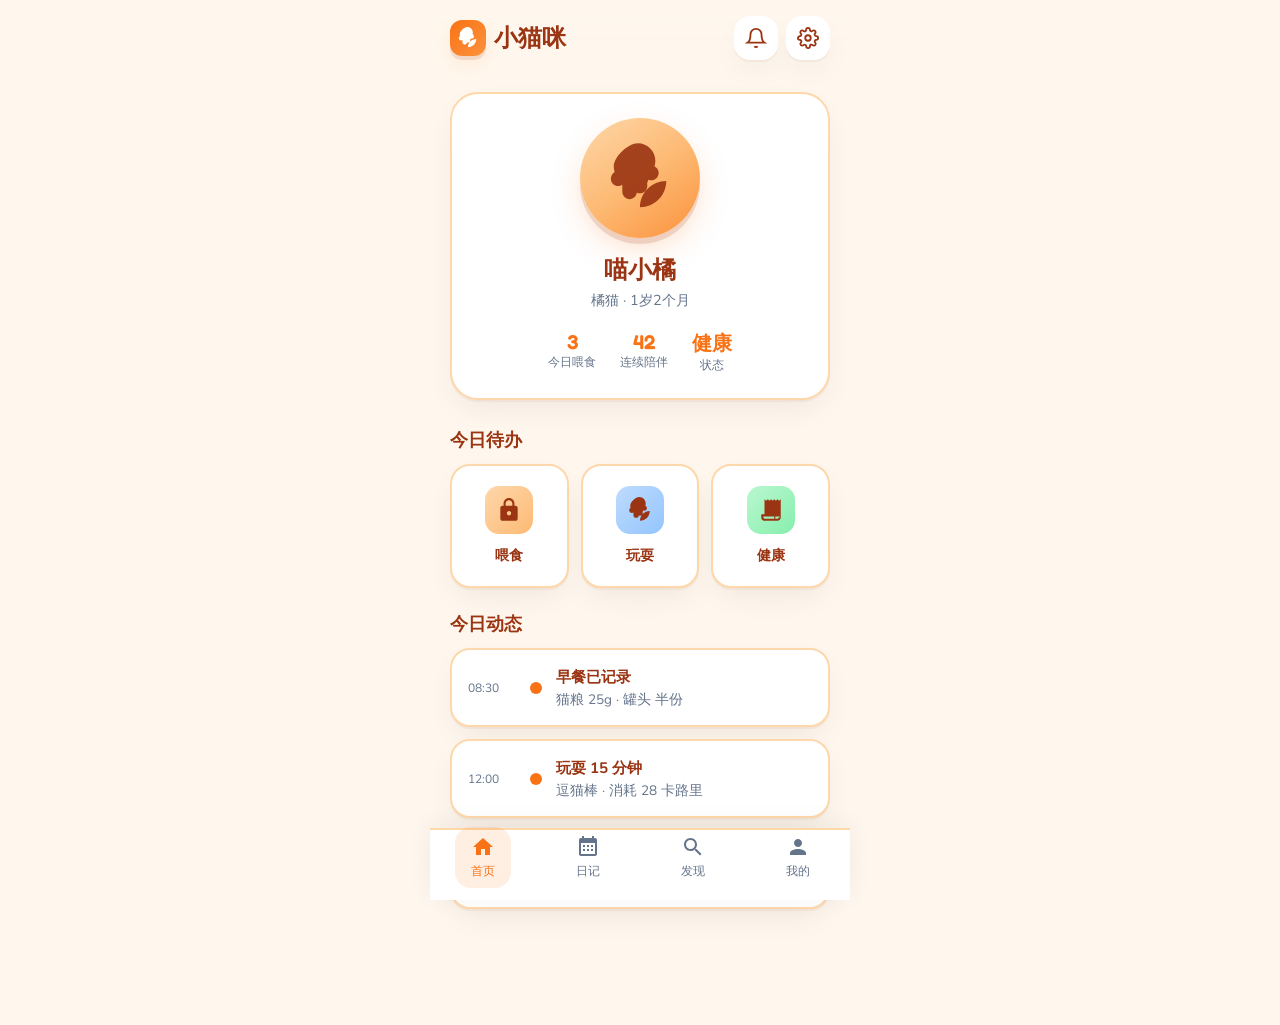
<file: skills/ui-ux-pro-max/preview/xiaomaomi-app.html>
<!DOCTYPE html>
<html lang="zh-CN">
<head>
  <meta charset="UTF-8">
  <meta name="viewport" content="width=device-width, initial-scale=1.0">
  <title>小猫咪 - 萌宠日常</title>
  <link rel="preconnect" href="https://fonts.googleapis.com">
  <link rel="preconnect" href="https://fonts.gstatic.com" crossorigin>
  <link href="https://fonts.googleapis.com/css2?family=Fredoka:wght@400;500;600;700&family=Nunito:wght@300;400;500;600;700&display=swap" rel="stylesheet">
  <style>
    :root {
      /* Pet Tech App 配色 - 来自 UI/UX Pro Max design system */
      --primary: #F97316;
      --primary-on: #0F172A;
      --secondary: #FB923C;
      --accent: #2563EB;
      --accent-on: #FFFFFF;
      --background: #FFF7ED;
      --foreground: #9A3412;
      --card: #FFFFFF;
      --card-foreground: #9A3412;
      --muted: #F1F0F0;
      --muted-foreground: #64748B;
      --border: #FED7AA;
      --destructive: #DC2626;
      --ring: #F97316;
      --radius-outer: 28px;
      --radius-card: 20px;
      --radius-btn: 16px;
      --shadow-clay: 0 4px 0 0 rgba(154, 52, 18, 0.12), 0 8px 24px -4px rgba(249, 115, 22, 0.15);
      --shadow-card: 0 2px 0 0 rgba(154, 52, 18, 0.06), 0 12px 32px -8px rgba(0,0,0,0.08);
    }

    * { box-sizing: border-box; margin: 0; padding: 0; }
    html { font-size: 16px; }
    body {
      font-family: 'Nunito', -apple-system, sans-serif;
      background: var(--background);
      color: var(--foreground);
      min-height: 100vh;
      padding-bottom: 80px;
      -webkit-font-smoothing: antialiased;
    }

    /* Header */
    .header {
      padding: 16px 20px 12px;
      display: flex;
      align-items: center;
      justify-content: space-between;
      background: linear-gradient(180deg, rgba(255,247,237,0.98) 0%, var(--background) 100%);
      position: sticky;
      top: 0;
      z-index: 10;
    }
    .logo {
      font-family: 'Fredoka', sans-serif;
      font-weight: 700;
      font-size: 1.5rem;
      color: var(--foreground);
      display: flex;
      align-items: center;
      gap: 8px;
    }
    .logo-icon {
      width: 36px;
      height: 36px;
      background: linear-gradient(135deg, var(--primary), var(--secondary));
      border-radius: 12px;
      display: flex;
      align-items: center;
      justify-content: center;
      box-shadow: var(--shadow-clay);
    }
    .logo-icon svg {
      width: 22px;
      height: 22px;
      fill: white;
    }
    .header-actions {
      display: flex;
      gap: 8px;
    }
    .icon-btn {
      width: 44px;
      height: 44px;
      border-radius: var(--radius-btn);
      border: none;
      background: var(--card);
      color: var(--foreground);
      cursor: pointer;
      display: flex;
      align-items: center;
      justify-content: center;
      box-shadow: var(--shadow-card);
      transition: transform 0.2s ease, box-shadow 0.2s ease;
    }
    .icon-btn:hover { transform: scale(0.96); }
    .icon-btn:focus-visible { outline: 2px solid var(--ring); outline-offset: 2px; }
    .icon-btn svg { width: 22px; height: 22px; }

    /* Hero - 主猫卡片 */
    .hero {
      padding: 20px;
      margin-bottom: 8px;
    }
    .hero-card {
      background: var(--card);
      border-radius: var(--radius-outer);
      padding: 24px;
      box-shadow: var(--shadow-card);
      border: 2px solid var(--border);
      text-align: center;
    }
    .cat-avatar {
      width: 120px;
      height: 120px;
      margin: 0 auto 16px;
      background: linear-gradient(145deg, #FED7AA 0%, #FDBA74 50%, #FB923C 100%);
      border-radius: 50%;
      display: flex;
      align-items: center;
      justify-content: center;
      box-shadow: 0 6px 0 0 rgba(154, 52, 18, 0.15), 0 12px 32px -4px rgba(249, 115, 22, 0.25);
    }
    .cat-avatar svg {
      width: 70px;
      height: 70px;
      fill: var(--foreground);
      opacity: 0.9;
    }
    .hero-card h1 {
      font-family: 'Fredoka', sans-serif;
      font-size: 1.5rem;
      color: var(--foreground);
      margin-bottom: 4px;
    }
    .hero-card .subtitle {
      font-size: 0.9rem;
      color: var(--muted-foreground);
      margin-bottom: 20px;
    }
    .stats-row {
      display: flex;
      justify-content: center;
      gap: 24px;
    }
    .stat {
      text-align: center;
    }
    .stat-value {
      font-family: 'Fredoka', sans-serif;
      font-weight: 600;
      font-size: 1.25rem;
      color: var(--primary);
    }
    .stat-label {
      font-size: 0.75rem;
      color: var(--muted-foreground);
    }

    /* 快捷操作区 */
    .section-title {
      font-family: 'Fredoka', sans-serif;
      font-size: 1.1rem;
      padding: 0 20px 12px;
      color: var(--foreground);
    }
    .quick-actions {
      padding: 0 20px 24px;
      display: grid;
      grid-template-columns: repeat(3, 1fr);
      gap: 12px;
    }
    .action-card {
      background: var(--card);
      border-radius: var(--radius-card);
      padding: 20px 12px;
      text-align: center;
      box-shadow: var(--shadow-card);
      border: 2px solid var(--border);
      cursor: pointer;
      transition: transform 0.2s ease, box-shadow 0.2s ease;
      text-decoration: none;
      color: inherit;
      display: block;
    }
    .action-card:hover {
      transform: translateY(-2px);
      box-shadow: 0 4px 0 0 rgba(154, 52, 18, 0.08), 0 16px 40px -8px rgba(0,0,0,0.12);
    }
    .action-card:focus-visible { outline: 2px solid var(--ring); outline-offset: 2px; }
    .action-icon {
      width: 48px;
      height: 48px;
      margin: 0 auto 10px;
      border-radius: 14px;
      display: flex;
      align-items: center;
      justify-content: center;
    }
    .action-card:nth-child(1) .action-icon { background: linear-gradient(135deg, #FED7AA, #FDBA74); }
    .action-card:nth-child(2) .action-icon { background: linear-gradient(135deg, #BFDBFE, #93C5FD); }
    .action-card:nth-child(3) .action-icon { background: linear-gradient(135deg, #BBF7D0, #86EFAC); }
    .action-icon svg { width: 26px; height: 26px; fill: var(--foreground); }
    .action-card span {
      font-size: 0.9rem;
      font-weight: 600;
      color: var(--foreground);
    }

    /* 今日动态 */
    .feed-section {
      padding: 0 20px 24px;
    }
    .feed-card {
      background: var(--card);
      border-radius: var(--radius-card);
      padding: 16px;
      margin-bottom: 12px;
      box-shadow: var(--shadow-card);
      border: 2px solid var(--border);
      display: flex;
      align-items: center;
      gap: 14px;
    }
    .feed-time {
      font-size: 0.75rem;
      color: var(--muted-foreground);
      min-width: 48px;
    }
    .feed-dot {
      width: 12px;
      height: 12px;
      border-radius: 50%;
      background: var(--primary);
      flex-shrink: 0;
    }
    .feed-content {
      flex: 1;
    }
    .feed-content strong {
      font-size: 0.95rem;
      color: var(--foreground);
    }
    .feed-content p {
      font-size: 0.85rem;
      color: var(--muted-foreground);
      margin-top: 2px;
    }

    /* 底部导航 */
    .bottom-nav {
      position: fixed;
      bottom: 0;
      left: 0;
      right: 0;
      height: 72px;
      background: var(--card);
      border-top: 2px solid var(--border);
      display: flex;
      justify-content: space-around;
      align-items: center;
      padding: 8px 0 24px;
      box-shadow: 0 -4px 24px rgba(0,0,0,0.06);
    }
    .nav-item {
      display: flex;
      flex-direction: column;
      align-items: center;
      gap: 4px;
      color: var(--muted-foreground);
      text-decoration: none;
      font-size: 0.75rem;
      padding: 8px 16px;
      border-radius: var(--radius-btn);
      transition: color 0.2s, background 0.2s;
    }
    .nav-item:hover, .nav-item.active {
      color: var(--primary);
    }
    .nav-item.active {
      background: rgba(249, 115, 22, 0.12);
    }
    .nav-item svg {
      width: 24px;
      height: 24px;
      fill: currentColor;
    }

    /* 响应式 */
    @media (min-width: 768px) {
      body { max-width: 420px; margin: 0 auto; }
      .bottom-nav { max-width: 420px; left: 50%; transform: translateX(-50%); }
    }
  </style>
</head>
<body>
  <header class="header">
    <div class="logo">
      <div class="logo-icon" aria-hidden="true">
        <svg viewBox="0 0 24 24" xmlns="http://www.w3.org/2000/svg"><path d="M12 22c4.97 0 9-4.03 9-9-4.97 0-9 4.03-9 9zM5.6 10.25c0 1.38 1.12 2.5 2.5 2.5.53 0 1.01-.16 1.42-.44l-.02 2.44c0 1.38 1.12 2.5 2.5 2.5s2.5-1.12 2.5-2.5l-.02-2.44c.4.28.89.44 1.42.44 1.38 0 2.5-1.12 2.5-2.5 0-1-.6-1.86-1.44-2.28.19-.59.31-1.23.31-1.91 0-3.31-2.69-6-6-6S3 4.69 3 8c0 .68.12 1.32.31 1.91C2.6 10.39 2 11.25 2 12.25 2 13.63 3.12 14.75 4.5 14.75c.53 0 1.01-.16 1.42-.44l.02 2.44c0 1.38 1.12 2.5 2.5 2.5s2.5-1.12 2.5-2.5l.02-2.44c.4.28.89.44 1.42.44 1.38 0 2.5-1.12 2.5-2.5 0-1-.6-1.86-1.44-2.28.19-.59.31-1.23.31-1.91 0-3.31-2.69-6-6-6z"/></svg>
      </div>
      小猫咪
    </div>
    <div class="header-actions">
      <button type="button" class="icon-btn" aria-label="通知">
        <svg viewBox="0 0 24 24" fill="none" stroke="currentColor" stroke-width="2"><path d="M18 8A6 6 0 0 0 6 8c0 7-3 9-3 9h18s-3-2-3-9"/><path d="M13.73 21a2 2 0 0 1-3.46 0"/></svg>
      </button>
      <button type="button" class="icon-btn" aria-label="设置">
        <svg viewBox="0 0 24 24" fill="none" stroke="currentColor" stroke-width="2"><circle cx="12" cy="12" r="3"/><path d="M19.4 15a1.65 1.65 0 0 0 .33 1.82l.06.06a2 2 0 0 1 0 2.83 2 2 0 0 1-2.83 0l-.06-.06a1.65 1.65 0 0 0-1.82-.33 1.65 1.65 0 0 0-1 1.51V21a2 2 0 0 1-2 2 2 2 0 0 1-2-2v-.09A1.65 1.65 0 0 0 9 19.4a1.65 1.65 0 0 0-1.82.33l-.06.06a2 2 0 0 1-2.83 0 2 2 0 0 1 0-2.83l.06-.06a1.65 1.65 0 0 0 .33-1.82 1.65 1.65 0 0 0-1.51-1H3a2 2 0 0 1-2-2 2 2 0 0 1 2-2h.09A1.65 1.65 0 0 0 4.6 9a1.65 1.65 0 0 0-.33-1.82l-.06-.06a2 2 0 0 1 0-2.83 2 2 0 0 1 2.83 0l.06.06a1.65 1.65 0 0 0 1.82.33H9a1.65 1.65 0 0 0 1-1.51V3a2 2 0 0 1 2-2 2 2 0 0 1 2 2v.09a1.65 1.65 0 0 0 1 1.51 1.65 1.65 0 0 0 1.82-.33l.06-.06a2 2 0 0 1 2.83 0 2 2 0 0 1 0 2.83l-.06.06a1.65 1.65 0 0 0-.33 1.82V9a1.65 1.65 0 0 0 1.51 1H21a2 2 0 0 1 2 2 2 2 0 0 1-2 2h-.09a1.65 1.65 0 0 0-1.51 1z"/></svg>
      </button>
    </div>
  </header>

  <main>
    <section class="hero">
      <div class="hero-card">
        <div class="cat-avatar" role="img" aria-label="猫咪头像">
          <svg viewBox="0 0 24 24" xmlns="http://www.w3.org/2000/svg"><path d="M12 22c4.97 0 9-4.03 9-9-4.97 0-9 4.03-9 9zM5.6 10.25c0 1.38 1.12 2.5 2.5 2.5.53 0 1.01-.16 1.42-.44l-.02 2.44c0 1.38 1.12 2.5 2.5 2.5s2.5-1.12 2.5-2.5l-.02-2.44c.4.28.89.44 1.42.44 1.38 0 2.5-1.12 2.5-2.5 0-1-.6-1.86-1.44-2.28.19-.59.31-1.23.31-1.91 0-3.31-2.69-6-6-6S3 4.69 3 8c0 .68.12 1.32.31 1.91C2.6 10.39 2 11.25 2 12.25 2 13.63 3.12 14.75 4.5 14.75c.53 0 1.01-.16 1.42-.44l.02 2.44c0 1.38 1.12 2.5 2.5 2.5s2.5-1.12 2.5-2.5l.02-2.44c.4.28.89.44 1.42.44 1.38 0 2.5-1.12 2.5-2.5 0-1-.6-1.86-1.44-2.28.19-.59.31-1.23.31-1.91 0-3.31-2.69-6-6-6z"/></svg>
        </div>
        <h1>喵小橘</h1>
        <p class="subtitle">橘猫 · 1岁2个月</p>
        <div class="stats-row">
          <div class="stat">
            <div class="stat-value">3</div>
            <div class="stat-label">今日喂食</div>
          </div>
          <div class="stat">
            <div class="stat-value">42</div>
            <div class="stat-label">连续陪伴</div>
          </div>
          <div class="stat">
            <div class="stat-value">健康</div>
            <div class="stat-label">状态</div>
          </div>
        </div>
      </div>
    </section>

    <h2 class="section-title">今日待办</h2>
    <div class="quick-actions">
      <a href="#" class="action-card">
        <div class="action-icon">
          <svg viewBox="0 0 24 24" xmlns="http://www.w3.org/2000/svg"><path d="M18 8h-1V6c0-2.76-2.24-5-5-5S7 3.24 7 6v2H6c-1.1 0-2 .9-2 2v10c0 1.1.9 2 2 2h12c1.1 0 2-.9 2-2V10c0-1.1-.9-2-2-2zm-6 9c-1.1 0-2-.9-2-2s.9-2 2-2 2 .9 2 2-.9 2-2 2zm3.1-9H8.9V6c0-1.71 1.39-3.1 3.1-3.1 1.71 0 3.1 1.39 3.1 3.1v2z"/></svg>
        </div>
        <span>喂食</span>
      </a>
      <a href="#" class="action-card">
        <div class="action-icon">
          <svg viewBox="0 0 24 24" xmlns="http://www.w3.org/2000/svg"><path d="M12 22c4.97 0 9-4.03 9-9-4.97 0-9 4.03-9 9zM5.6 10.25c0 1.38 1.12 2.5 2.5 2.5.53 0 1.01-.16 1.42-.44l-.02 2.44c0 1.38 1.12 2.5 2.5 2.5s2.5-1.12 2.5-2.5l-.02-2.44c.4.28.89.44 1.42.44 1.38 0 2.5-1.12 2.5-2.5 0-1-.6-1.86-1.44-2.28.19-.59.31-1.23.31-1.91 0-3.31-2.69-6-6-6S3 4.69 3 8c0 .68.12 1.32.31 1.91C2.6 10.39 2 11.25 2 12.25 2 13.63 3.12 14.75 4.5 14.75c.53 0 1.01-.16 1.42-.44l.02 2.44c0 1.38 1.12 2.5 2.5 2.5s2.5-1.12 2.5-2.5l.02-2.44c.4.28.89.44 1.42.44 1.38 0 2.5-1.12 2.5-2.5 0-1-.6-1.86-1.44-2.28.19-.59.31-1.23.31-1.91 0-3.31-2.69-6-6-6z"/></svg>
        </div>
        <span>玩耍</span>
      </a>
      <a href="#" class="action-card">
        <div class="action-icon">
          <svg viewBox="0 0 24 24" xmlns="http://www.w3.org/2000/svg"><path d="M19.5 3.5L18 2l-1.5 1.5L15 2l-1.5 1.5L12 2l-1.5 1.5L9 2 7.5 3.5 6 2v14H3v3c0 1.66 1.34 3 3 3h12c1.66 0 3-1.34 3-3V2l-1.5 1.5zM15 20H6c-.55 0-1-.45-1-1v-1h10v2zm4-1c0 .55-.45 1-1 1h-2v-2h4v1z"/></svg>
        </div>
        <span>健康</span>
      </a>
    </div>

    <h2 class="section-title">今日动态</h2>
    <section class="feed-section">
      <div class="feed-card">
        <span class="feed-time">08:30</span>
        <span class="feed-dot"></span>
        <div class="feed-content">
          <strong>早餐已记录</strong>
          <p>猫粮 25g · 罐头 半份</p>
        </div>
      </div>
      <div class="feed-card">
        <span class="feed-time">12:00</span>
        <span class="feed-dot"></span>
        <div class="feed-content">
          <strong>玩耍 15 分钟</strong>
          <p>逗猫棒 · 消耗 28 卡路里</p>
        </div>
      </div>
      <div class="feed-card">
        <span class="feed-time">18:00</span>
        <span class="feed-dot"></span>
        <div class="feed-content">
          <strong>晚餐待喂</strong>
          <p>点击记录今日晚餐</p>
        </div>
      </div>
    </section>
  </main>

  <nav class="bottom-nav" aria-label="主导航">
    <a href="#" class="nav-item active" aria-current="page">
      <svg viewBox="0 0 24 24"><path d="M10 20v-6h4v6h5v-8h3L12 3 2 12h3v8z"/></svg>
      首页
    </a>
    <a href="#" class="nav-item">
      <svg viewBox="0 0 24 24"><path d="M19 3h-1V1h-2v2H8V1H6v2H5c-1.11 0-1.99.9-1.99 2L3 19c0 1.1.89 2 2 2h14c1.1 0 2-.9 2-2V5c0-1.1-.9-2-2-2zm0 16H5V8h14v11zM9 10H7v2h2v-2zm4 0h-2v2h2v-2zm4 0h-2v2h2v-2zm-8 4H7v2h2v-2zm4 0h-2v2h2v-2zm4 0h-2v2h2v-2z"/></svg>
      日记
    </a>
    <a href="#" class="nav-item">
      <svg viewBox="0 0 24 24"><path d="M15.5 14h-.79l-.28-.27C15.41 12.59 16 11.11 16 9.5 16 5.91 13.09 3 9.5 3S3 5.91 3 9.5 5.91 16 9.5 16c1.61 0 3.09-.59 4.23-1.57l.27.28v.79l5 4.99L20.49 19l-4.99-5zm-6 0C7.01 14 5 11.99 5 9.5S7.01 5 9.5 5 14 7.01 14 9.5 11.99 14 9.5 14z"/></svg>
      发现
    </a>
    <a href="#" class="nav-item">
      <svg viewBox="0 0 24 24"><path d="M12 12c2.21 0 4-1.79 4-4s-1.79-4-4-4-4 1.79-4 4 1.79 4 4 4zm0 2c-2.67 0-8 1.34-8 4v2h16v-2c0-2.66-5.33-4-8-4z"/></svg>
      我的
    </a>
  </nav>
</body>
</html>
</file>
